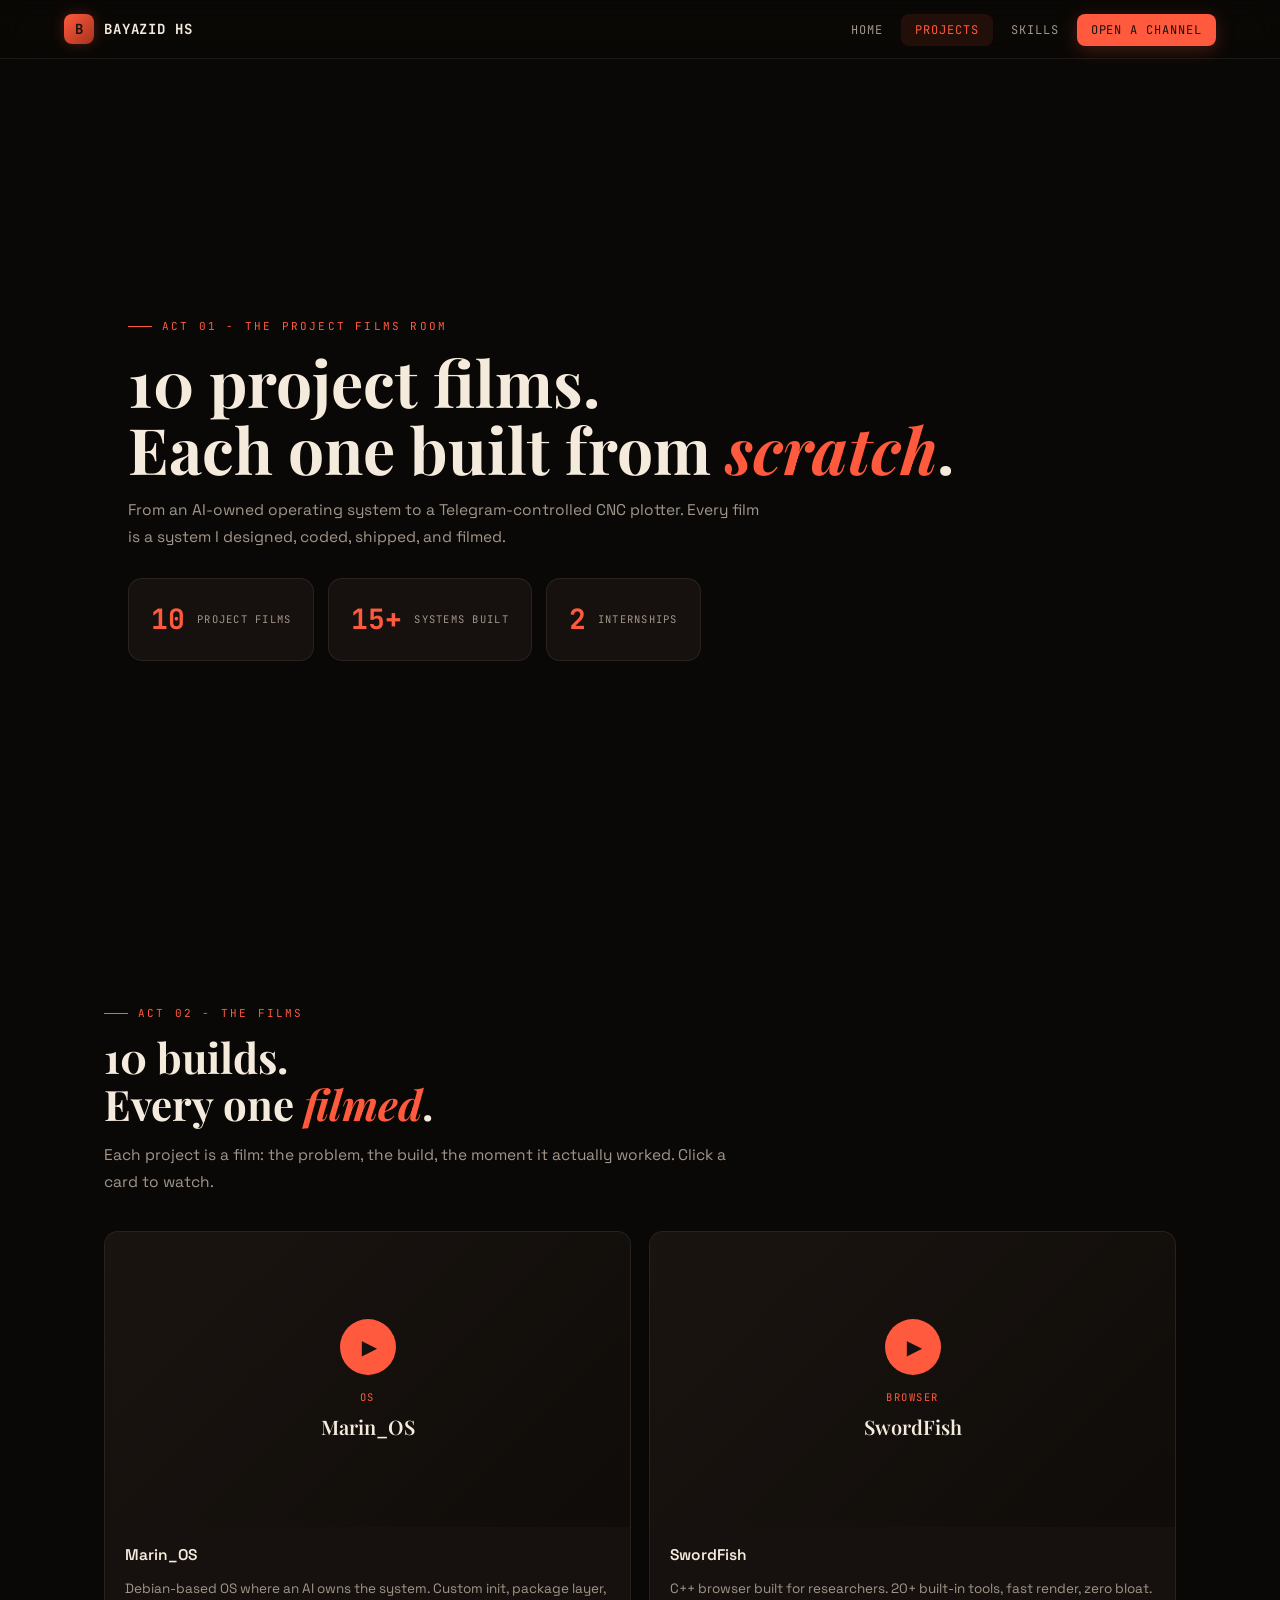
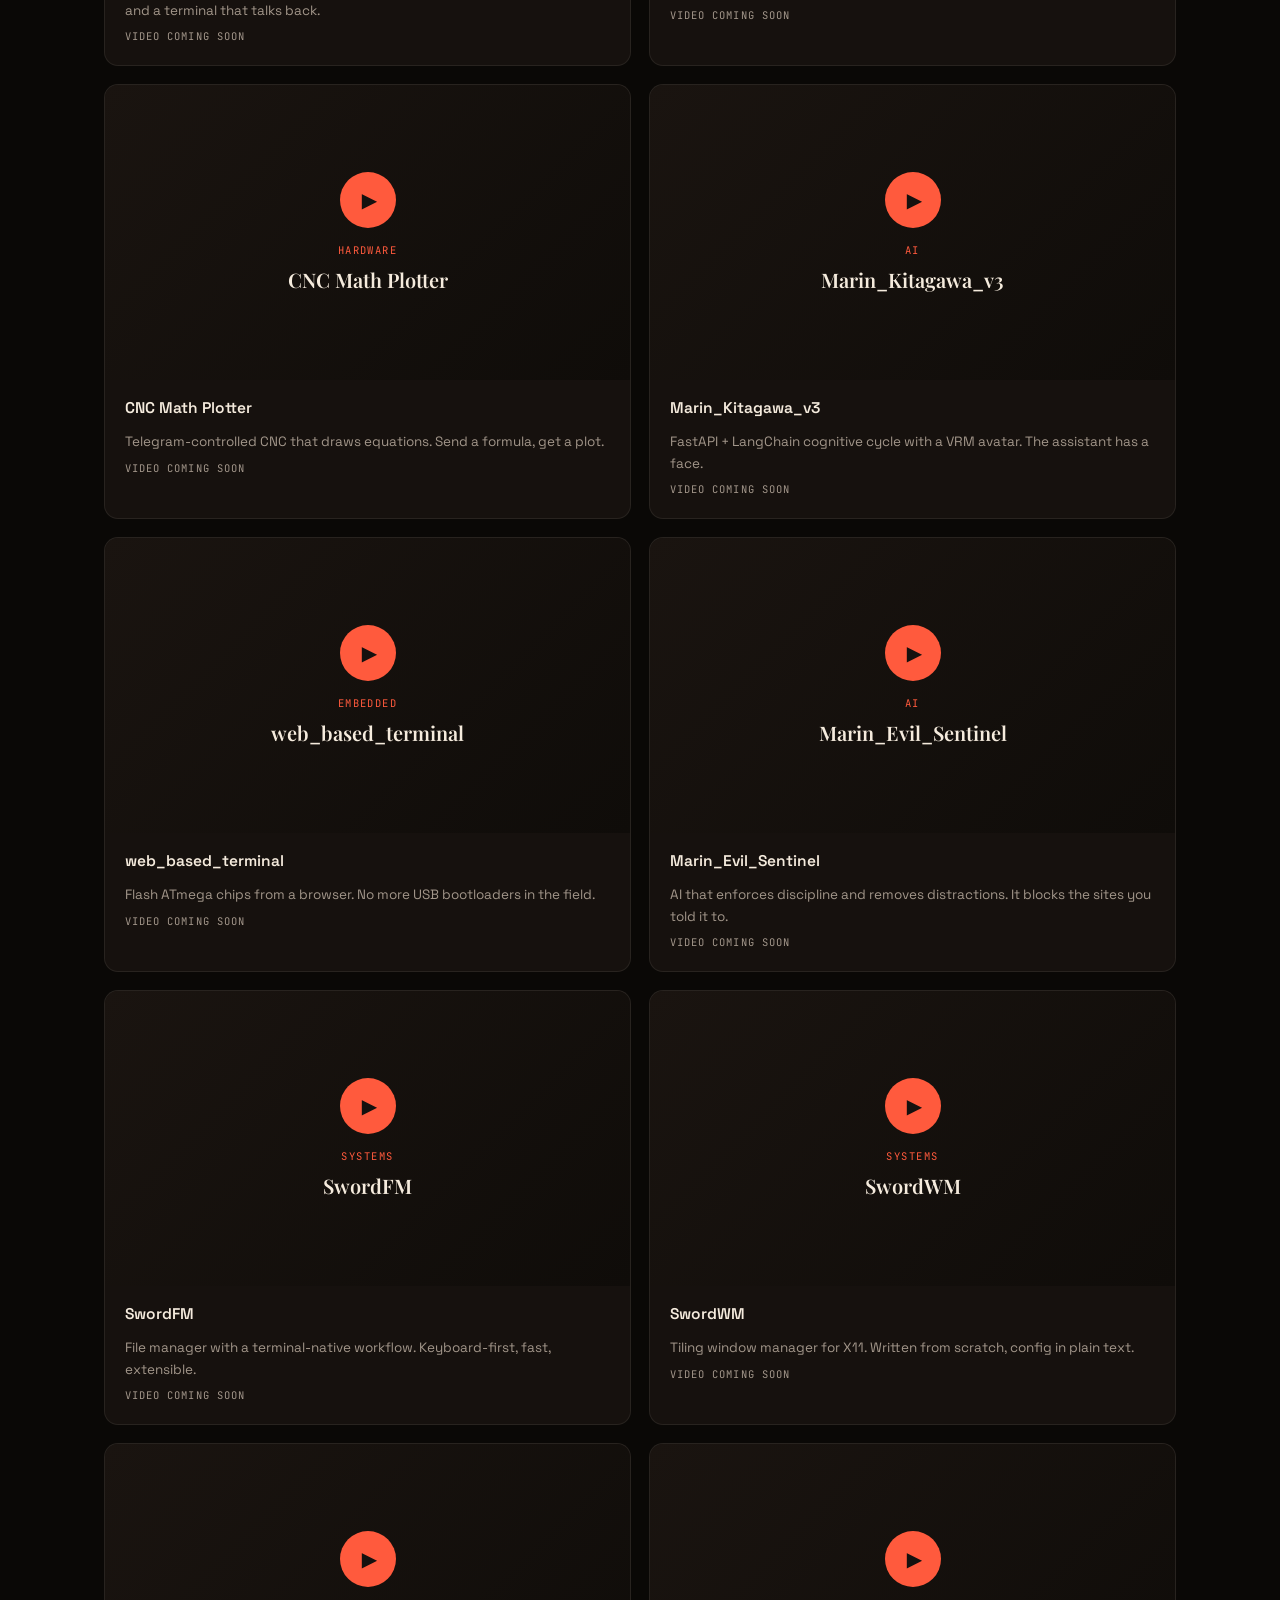
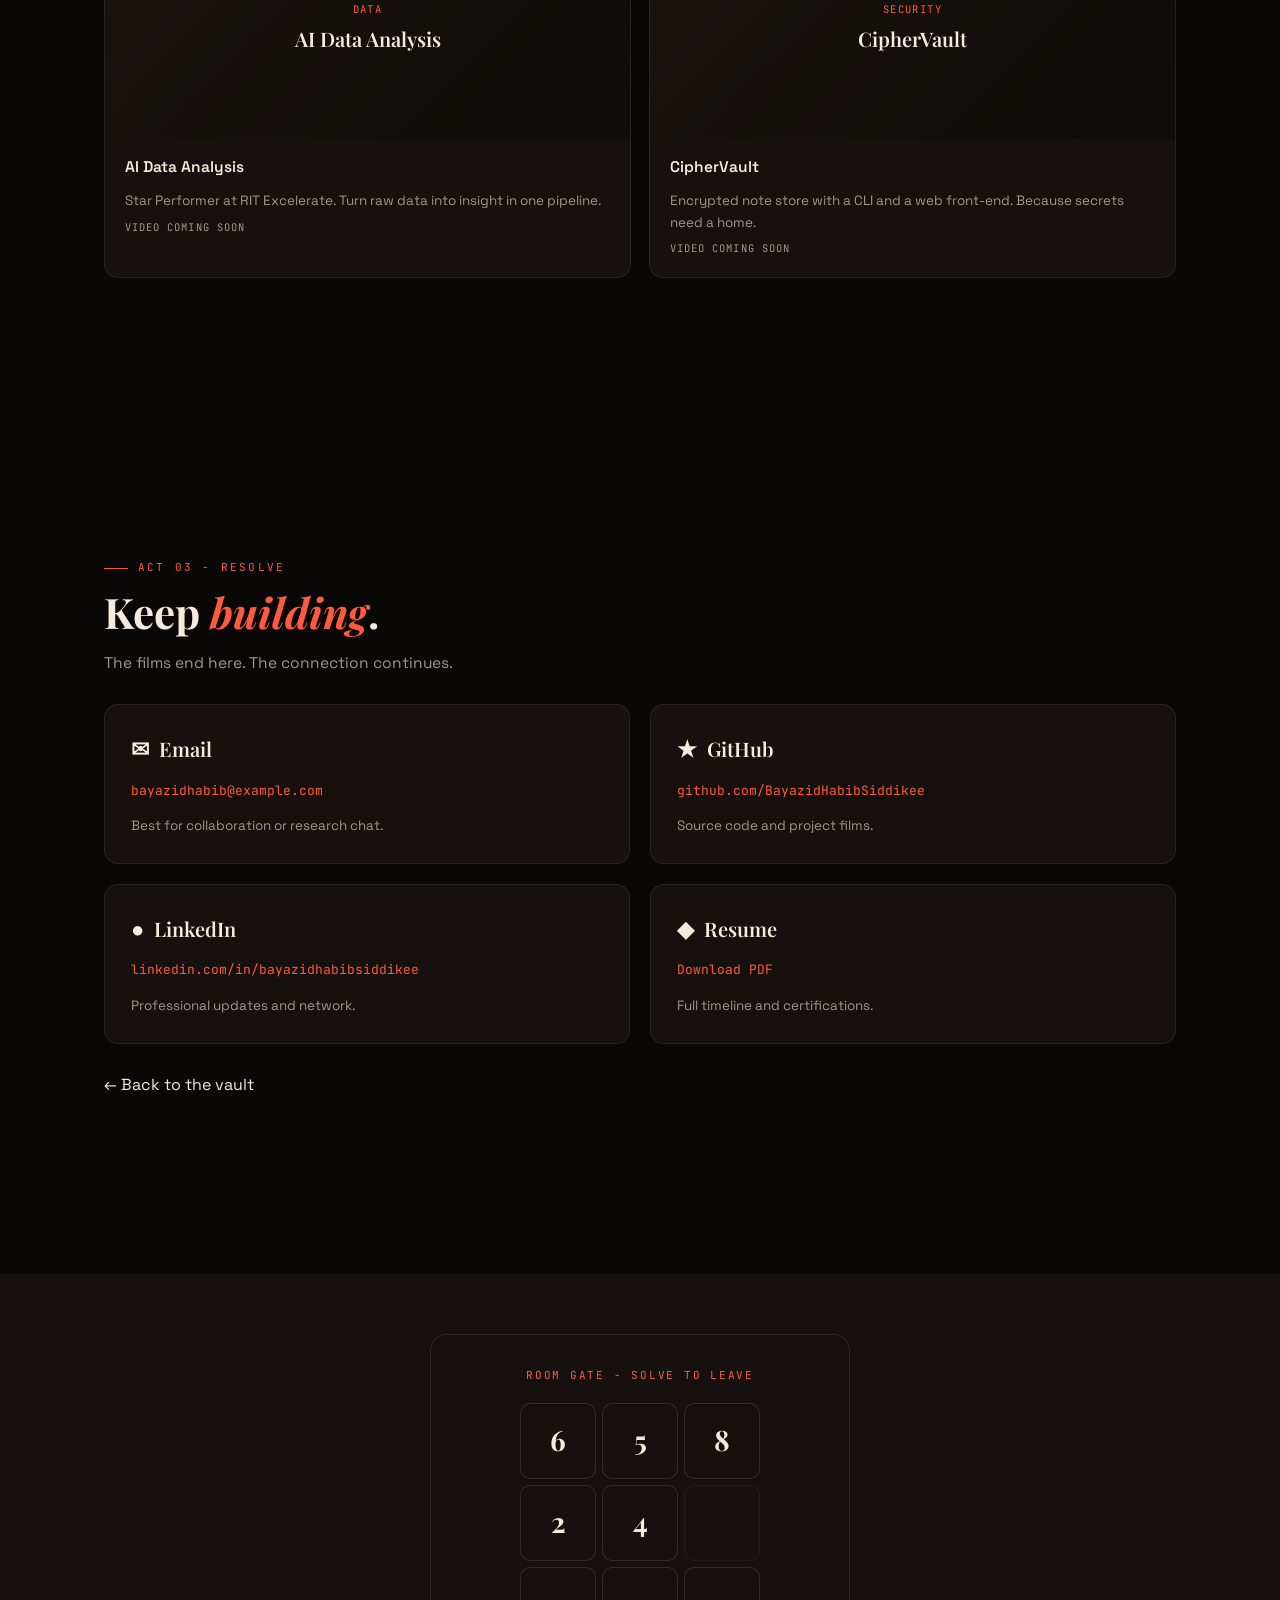
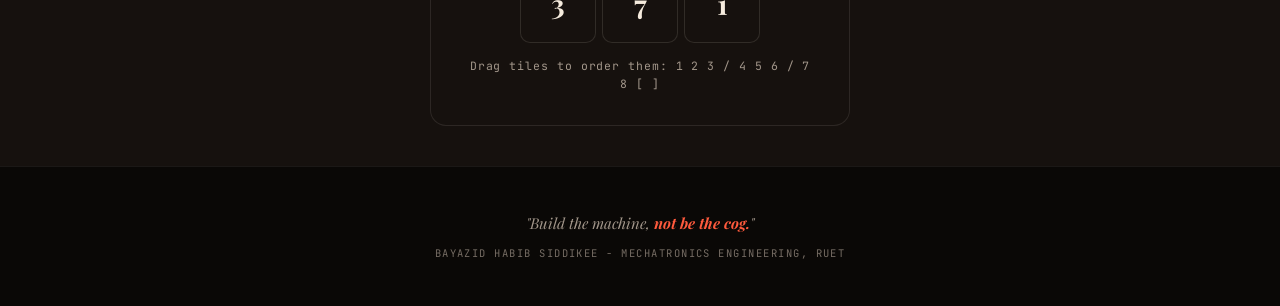
<file: scrollcraft/builds/bayazid-portfolio/projects.html>
<!DOCTYPE html>
<html lang="en">
<head>
<meta charset="utf-8">
<meta name="viewport" content="width=device-width,initial-scale=1">
<title>Project Films - Bayazid Habib Siddikee</title>
<link rel="icon" href="data:image/svg+xml,%3Csvg xmlns='http://www.w3.org/2000/svg' width='32' height='32' viewBox='0 0 32 32'%3E%3Crect width='32' height='32' fill='%23FF5A3D'/%3E%3Ctext x='50%25' y='55%25' dominant-baseline='middle' text-anchor='middle' fill='%2315110F' font-family='system-ui' font-weight='800' font-size='18'%3EB%3C/text%3E%3C/svg%3E">
<link rel="preconnect" href="https://fonts.googleapis.com">
<link rel="preconnect" href="https://fonts.gstatic.com" crossorigin>
<link href="https://fonts.googleapis.com/css2?family=JetBrains+Mono:wght@400;500;700&family=Playfair+Display:ital,wght@0,600;0,700;1,600&family=Space+Grotesk:wght@400;500;700&display=swap" rel="stylesheet">
<style>
:root{--sc-canvas:#0A0806;--sc-surface:#16110E;--sc-ink:#F5EBDD;--sc-ink-soft:#A2968A;--sc-accent:#FF5A3D;--sc-accent-ink:#15110F;--sc-font-display:"Playfair Display",Georgia,serif;--sc-font-text:"Space Grotesk",system-ui,sans-serif;--sc-font-mono:"JetBrains Mono",ui-monospace,monospace}
*,*::before,*::after{box-sizing:border-box;margin:0;padding:0}
html{scroll-behavior:smooth;scroll-padding-top:80px}
body{background:var(--sc-canvas);color:var(--sc-ink);font-family:var(--sc-font-text);line-height:1.6;overflow-x:hidden;-webkit-font-smoothing:antialiased}
::selection{background:var(--sc-accent);color:var(--sc-accent-ink)}
a{color:inherit;text-decoration:none}
img,iframe,video{max-width:100%;display:block}
:focus-visible{outline:2px solid var(--sc-accent);outline-offset:3px;border-radius:4px}

/* NAV */
.nav{position:fixed;top:0;left:0;right:0;z-index:100;display:flex;align-items:center;justify-content:space-between;padding:14px 5vw;background:rgba(10,8,6,.88);backdrop-filter:blur(12px);-webkit-backdrop-filter:blur(12px);border-bottom:1px solid rgba(245,235,221,.07)}
.nav__brand{display:flex;align-items:center;gap:10px;font-family:var(--sc-font-mono);font-weight:700;font-size:14px;letter-spacing:.06em}
.nav__mark{width:30px;height:30px;border-radius:8px;display:grid;place-items:center;background:linear-gradient(135deg,var(--sc-accent),#a8321e);color:var(--sc-accent-ink);font-size:14px;box-shadow:0 0 14px rgba(255,90,61,.25)}
.nav__links{display:flex;gap:4px;list-style:none}
.nav__links a{font-family:var(--sc-font-mono);font-size:12px;letter-spacing:.08em;text-transform:uppercase;color:var(--sc-ink-soft);padding:8px 14px;border-radius:8px;transition:.22s}
.nav__links a:hover{color:var(--sc-ink);background:rgba(245,235,221,.06)}
.nav__links a.is-active{color:var(--sc-accent);background:rgba(255,90,61,.1)}
.nav__cta{font-family:var(--sc-font-mono);font-size:11.5px;letter-spacing:.08em;text-transform:uppercase;color:var(--sc-accent-ink)!important;background:var(--sc-accent);padding:9px 16px;border-radius:9px;box-shadow:0 4px 18px rgba(255,90,61,.25);transition:.22s}
.nav__cta:hover{filter:brightness(1.08);transform:translateY(-1px)}
.nav__burger{display:none;background:none;border:1px solid rgba(245,235,221,.14);color:var(--sc-ink);font-family:var(--sc-font-mono);font-size:15px;padding:7px 12px;border-radius:8px;cursor:pointer}

/* SECTIONS */
.section{padding:96px 5vw;max-width:1200px;margin:0 auto}
.section__tag{font-family:var(--sc-font-mono);font-size:11px;letter-spacing:.2em;text-transform:uppercase;color:var(--sc-accent);display:inline-flex;align-items:center;gap:10px;margin-bottom:12px}
.section__tag::before{content:"";width:24px;height:1px;background:var(--sc-accent)}
.section__title{font-family:var(--sc-font-display);font-size:clamp(26px,3.8vw,42px);line-height:1.12;font-weight:700;margin-bottom:14px}
.section__title em{color:var(--sc-accent);font-style:italic}
.section__sub{color:var(--sc-ink-soft);max-width:64ch;font-size:15.5px;line-height:1.7}

/* VIDEO CARDS */
.vid{background:var(--sc-surface);border:1px solid rgba(245,235,221,.08);border-radius:14px;overflow:hidden;display:flex;flex-direction:column;transition:.25s}
.vid:hover{transform:translateY(-5px);border-color:rgba(255,90,61,.45);box-shadow:0 18px 50px rgba(0,0,0,.4)}
.vid__thumb{position:relative;aspect-ratio:16/9;cursor:pointer;overflow:hidden}
.vid__thumb .ph{width:100%;height:100%;display:flex;flex-direction:column;align-items:center;justify-content:center;gap:14px;background:linear-gradient(135deg,#1a1410,#0f0c09);padding:24px;text-align:center}
.vid__thumb .pbtn{width:56px;height:56px;border-radius:50%;display:grid;place-items:center;background:var(--sc-accent);color:var(--sc-accent-ink);font-size:20px;padding-left:4px;box-shadow:0 0 0 0 rgba(255,90,61,.45);animation:ring 2.2s infinite;transition:.25s}
.vid:hover .pbtn{transform:scale(1.08);filter:brightness(1.1)}
@keyframes ring{0%{box-shadow:0 0 0 0 rgba(255,90,61,.45)}70%{box-shadow:0 0 0 22px rgba(255,90,61,0)}100%{box-shadow:0 0 0 0 rgba(255,90,61,0)}}
.vid__thumb iframe{width:100%;height:100%;border:0;display:block}
.vid__meta{padding:18px 20px 20px;display:flex;flex-direction:column;gap:7px;flex:1}
.vid__meta h3{font-size:15.5px;font-weight:600;line-height:1.4}
.vid__meta .m{font-family:var(--sc-font-mono);font-size:10.5px;letter-spacing:.1em;color:var(--sc-ink-soft);text-transform:uppercase;display:flex;gap:14px;flex-wrap:wrap}
.vid__meta .m b{color:var(--sc-accent);font-weight:600}
.vid__meta .desc{font-size:13.5px;color:var(--sc-ink-soft);line-height:1.6;margin-top:4px}

/* PUZZLE GATE */
.puzzle-gate{background:var(--sc-surface);border:1px solid rgba(245,235,221,.1);border-radius:16px;padding:32px;max-width:420px;margin:0 auto;text-align:center}
.puzzle-gate__label{font-family:var(--sc-font-mono);font-size:11px;letter-spacing:.16em;text-transform:uppercase;color:var(--sc-accent);margin-bottom:18px}
.puzzle-gate__sub{font-size:13px;color:var(--sc-ink-soft);margin-top:10px;line-height:1.6}
.puzzle-gate__cta{display:none;margin-top:18px}
.puzzle-gate.solved{border-color:rgba(61,220,132,.5);box-shadow:0 0 40px rgba(61,220,132,.1)}
.puzzle-gate.solved .puzzle-gate__label{color:#3ddc84}
.puzzle-grid{display:grid;grid-template-columns:repeat(3,1fr);gap:6px;width:240px;height:240px;margin:0 auto;user-select:none;-webkit-user-select:none;touch-action:none}
.puzzle-tile{background:var(--sc-surface);border:1px solid rgba(245,235,221,.12);border-radius:10px;display:grid;place-items:center;font-family:var(--sc-font-display);font-size:28px;font-weight:700;color:var(--sc-ink);cursor:grab;transition:transform .18s ease,background .18s ease,box-shadow .18s ease;min-height:44px;min-width:44px}
.puzzle-tile:hover{background:#1e1814;border-color:rgba(255,90,61,.4);box-shadow:0 0 18px rgba(255,90,61,.12)}
.puzzle-tile:active{cursor:grabbing;transform:scale(.96);background:#241c16}
.puzzle-tile.empty{cursor:default;background:transparent;border-color:rgba(245,235,221,.05);box-shadow:none;color:transparent}
.puzzle-gate__status{margin-top:14px;font-family:var(--sc-font-mono);font-size:11.5px;color:var(--sc-ink-soft);letter-spacing:.08em}
.puzzle-gate__check{display:none;font-size:28px;color:#3ddc84;margin-top:10px}
.puzzle-gate.solved .puzzle-gate__check{display:block}
.puzzle-gate.solved .puzzle-gate__status{color:#3ddc84}

/* CONTACT */
.contact-grid{display:grid;grid-template-columns:1fr 1fr;gap:20px;margin-top:28px}
.contact-card{background:var(--sc-surface);border:1px solid rgba(245,235,221,.08);border-radius:14px;padding:26px;display:flex;flex-direction:column;gap:14px;transition:.25s}
.contact-card:hover{border-color:rgba(255,90,61,.4);transform:translateY(-4px)}
.contact-card h3{font-family:var(--sc-font-display);font-size:20px;font-weight:600;display:flex;align-items:center;gap:10px}
.contact-card h3 span{font-size:22px}
.contact-card .addr{font-family:var(--sc-font-mono);font-size:13px;color:var(--sc-ink-soft);word-break:break-all;line-height:1.6}
.contact-card .addr a{color:var(--sc-accent);transition:.2s}
.contact-card .addr a:hover{filter:brightness(1.2)}

/* FOOTER */
.footer{border-top:1px solid rgba(245,235,221,.07);padding:44px 5vw;text-align:center}
.footer .q{font-family:var(--sc-font-display);font-style:italic;font-size:15px;color:var(--sc-ink-soft);margin-bottom:10px}
.footer .q b{color:var(--sc-accent)}
.footer .fine{font-family:var(--sc-font-mono);font-size:10.5px;letter-spacing:.14em;color:var(--sc-ink-soft);text-transform:uppercase;opacity:.7}

/* REVEAL */
.reveal{opacity:0;transform:translateY(24px);transition:opacity .7s ease,transform .7s ease}
.reveal.in{opacity:1;transform:none}
@media (prefers-reduced-motion:reduce){.reveal{opacity:1;transform:none;transition:none}*{animation-duration:.01ms!important;animation-iteration-count:1!important;transition-duration:.01ms!important}html{scroll-behavior:auto}}
@media (max-width:1080px){.vid-grid{grid-template-columns:repeat(2,1fr)}}
@media (max-width:860px){.nav__links{position:fixed;top:60px;right:0;left:0;flex-direction:column;gap:2px;background:rgba(10,8,6,.98);border-bottom:1px solid rgba(245,235,221,.08);padding:12px 5vw 18px;display:none}.nav__links.open{display:flex}.nav__burger{display:block}.contact-grid{grid-template-columns:1fr}}
@media (max-width:640px){.vid-grid{grid-template-columns:1fr}.section{padding:70px 5vw}.puzzle-grid{width:200px;height:200px}}
</style>
</head>
<body>

<nav class="nav" role="navigation" aria-label="Primary">
  <div class="nav__brand"><div class="nav__mark" aria-hidden="true">B</div><span>BAYAZID HS</span></div>
  <ul class="nav__links" id="navLinks">
    <li><a href="index.html">Home</a></li>
    <li><a href="projects.html" class="is-active">Projects</a></li>
    <li><a href="skills.html">Skills</a></li>
    <li><a href="index.html#contact" class="nav__cta">Open a channel</a></li>
  </ul>
  <button class="nav__burger" id="navBurger" aria-label="Toggle menu" aria-expanded="false">&#9776;</button>
</nav>

<!-- ===== ACT 1: Curiosity - Title ===== -->
<section data-sc-act="flow" data-sc-span="1.1">
  <div style="min-height:100svh;display:flex;align-items:center;padding:130px 5vw 60px">
    <div class="section" style="width:100%">
      <div class="section__tag reveal">Act 01 - The Project Films Room</div>
      <h1 class="section__title reveal" style="font-size:clamp(34px,5.4vw,64px);line-height:1.06">10 project films.<br>Each one built from <em>scratch</em>.</h1>
      <p class="section__sub reveal">From an AI-owned operating system to a Telegram-controlled CNC plotter. Every film is a system I designed, coded, shipped, and filmed.</p>
      <div class="reveal" style="margin-top:28px;display:flex;flex-wrap:wrap;gap:14px">
        <div style="background:var(--sc-surface);border:1px solid rgba(245,235,221,.08);border-radius:14px;padding:18px 22px;display:flex;align-items:center;gap:12px"><span style="font-family:var(--sc-font-mono);font-size:28px;font-weight:700;color:var(--sc-accent)">10</span><span style="font-family:var(--sc-font-mono);font-size:10.5px;letter-spacing:.12em;text-transform:uppercase;color:var(--sc-ink-soft)">Project Films</span></div>
        <div style="background:var(--sc-surface);border:1px solid rgba(245,235,221,.08);border-radius:14px;padding:18px 22px;display:flex;align-items:center;gap:12px"><span style="font-family:var(--sc-font-mono);font-size:28px;font-weight:700;color:var(--sc-accent)">15+</span><span style="font-family:var(--sc-font-mono);font-size:10.5px;letter-spacing:.12em;text-transform:uppercase;color:var(--sc-ink-soft)">Systems Built</span></div>
        <div style="background:var(--sc-surface);border:1px solid rgba(245,235,221,.08);border-radius:14px;padding:18px 22px;display:flex;align-items:center;gap:12px"><span style="font-family:var(--sc-font-mono);font-size:28px;font-weight:700;color:var(--sc-accent)">2</span><span style="font-family:var(--sc-font-mono);font-size:10.5px;letter-spacing:.12em;text-transform:uppercase;color:var(--sc-ink-soft)">Internships</span></div>
      </div>
    </div>
  </div>
</section>

<!-- ===== ACT 2: Obsession - The 10 Project Films (peak, span ~2.8vh) ===== -->
<section data-sc-act="pin" data-sc-span="2.8" data-sc-dwell="0.25">
  <div data-sc-stage class="sc-stage" style="min-height:100svh;display:flex;align-items:center">
    <div class="section" style="width:100%">
      <div class="section__tag reveal">Act 02 - The Films</div>
      <h2 class="section__title reveal">10 builds.<br>Every one <em>filmed</em>.</h2>
      <p class="section__sub reveal">Each project is a film: the problem, the build, the moment it actually worked. Click a card to watch.</p>

      <div class="vid-grid reveal" style="display:grid;grid-template-columns:repeat(2,1fr);gap:18px;margin-top:36px" id="projectGrid">
        <!-- filled by JS -->
      </div>
    </div>
  </div>
</section>

<!-- ===== ACT 3: Resolve - Back / Connect ===== -->
<section data-sc-act="pin" data-sc-span="1.6" data-sc-dwell="0.2">
  <div data-sc-stage class="sc-stage" style="min-height:100svh;display:flex;align-items:center">
    <div class="section" style="width:100%">
      <div class="section__tag reveal">Act 03 - Resolve</div>
      <h2 class="section__title reveal">Keep <em>building</em>.</h2>
      <p class="section__sub reveal">The films end here. The connection continues.</p>
      <div class="contact-grid reveal">
        <div class="contact-card">
          <h3><span aria-hidden="true">&#9993;</span> Email</h3>
          <div class="addr"><a href="mailto:bayazidhabib@example.com">bayazidhabib@example.com</a></div>
          <p style="font-size:13.5px;color:var(--sc-ink-soft);line-height:1.6">Best for collaboration or research chat.</p>
        </div>
        <div class="contact-card">
          <h3><span aria-hidden="true">&#9733;</span> GitHub</h3>
          <div class="addr"><a href="https://github.com/BayazidHabibSiddikee" target="_blank" rel="noopener">github.com/BayazidHabibSiddikee</a></div>
          <p style="font-size:13.5px;color:var(--sc-ink-soft);line-height:1.6">Source code and project films.</p>
        </div>
        <div class="contact-card">
          <h3><span aria-hidden="true">&#9679;</span> LinkedIn</h3>
          <div class="addr"><a href="https://linkedin.com/in/bayazidhabibsiddikee" target="_blank" rel="noopener">linkedin.com/in/bayazidhabibsiddikee</a></div>
          <p style="font-size:13.5px;color:var(--sc-ink-soft);line-height:1.6">Professional updates and network.</p>
        </div>
        <div class="contact-card">
          <h3><span aria-hidden="true">&#9670;</span> Resume</h3>
          <div class="addr"><a href="assets/docs/Bayazid_Habib_Siddikee_Resume.pdf" target="_blank" rel="noopener">Download PDF</a></div>
          <p style="font-size:13.5px;color:var(--sc-ink-soft);line-height:1.6">Full timeline and certifications.</p>
        </div>
      </div>
      <div class="reveal" style="margin-top:28px"><a href="index.html" class="btn btn--ghost">&larr; Back to the vault</a></div>
    </div>
  </div>
</section>

<!-- ===== PUZZLE GATE: Room gate ===== -->
<section data-sc-act="flow" data-sc-span="0.8" style="background:var(--sc-surface)">
  <div style="padding:60px 5vw 40px;max-width:1200px;margin:0 auto">
    <div class="puzzle-gate reveal" id="puzzleGate">
      <div class="puzzle-gate__label">Room gate - solve to leave</div>
      <div class="puzzle-grid" id="puzzleGrid" role="grid" aria-label="Sliding tile puzzle"></div>
      <div class="puzzle-gate__status" id="puzzleStatus">Drag tiles to order them: 1 2 3 / 4 5 6 / 7 8 [ ]</div>
      <div class="puzzle-gate__check" aria-hidden="true">&#10003; Exit unlocked</div>
      <div class="puzzle-gate__cta">
        <a href="skills.html" class="btn btn--primary">Continue to Skills Matrix &rarr;</a>
      </div>
    </div>
  </div>
</section>

<footer class="footer">
  <p class="q">"Build the machine, <b>not be the cog.</b>"</p>
  <p class="fine">Bayazid Habib Siddikee - Mechatronics Engineering, RUET</p>
</footer>

<script src="scrollcraft.js"></script>
<script src="assets/js/main.js"></script>
<script>
/* ===== project data ===== */
var PROJECTS = [
  {name:"Marin_OS",desc:"Debian-based OS where an AI owns the system. Custom init, package layer, and a terminal that talks back.",id:"PLACEHOLDER1",tag:"OS"},
  {name:"SwordFish",desc:"C++ browser built for researchers. 20+ built-in tools, fast render, zero bloat.",id:"PLACEHOLDER2",tag:"Browser"},
  {name:"CNC Math Plotter",desc:"Telegram-controlled CNC that draws equations. Send a formula, get a plot.",id:"PLACEHOLDER3",tag:"Hardware"},
  {name:"Marin_Kitagawa_v3",desc:"FastAPI + LangChain cognitive cycle with a VRM avatar. The assistant has a face.",id:"PLACEHOLDER4",tag:"AI"},
  {name:"web_based_terminal",desc:"Flash ATmega chips from a browser. No more USB bootloaders in the field.",id:"PLACEHOLDER5",tag:"Embedded"},
  {name:"Marin_Evil_Sentinel",desc:"AI that enforces discipline and removes distractions. It blocks the sites you told it to.",id:"PLACEHOLDER6",tag:"AI"},
  {name:"SwordFM",desc:"File manager with a terminal-native workflow. Keyboard-first, fast, extensible.",id:"PLACEHOLDER7",tag:"Systems"},
  {name:"SwordWM",desc:"Tiling window manager for X11. Written from scratch, config in plain text.",id:"PLACEHOLDER8",tag:"Systems"},
  {name:"AI Data Analysis",desc:"Star Performer at RIT Excelerate. Turn raw data into insight in one pipeline.",id:"PLACEHOLDER9",tag:"Data"},
  {name:"CipherVault",desc:"Encrypted note store with a CLI and a web front-end. Because secrets need a home.",id:"PLACEHOLDER10",tag:"Security"}
];

(function renderProjects(){
  var grid = document.getElementById('projectGrid');
  if (!grid) return;
  PROJECTS.forEach(function(p,i){
    var div = document.createElement('div');
    div.className = 'vid';
    div.innerHTML = '<div class="vid__thumb" data-id="'+p.id+'" aria-label="Play '+p.name+'"><div class="ph"><div class="pbtn" aria-hidden="true">&#9654;</div><div><div style="font-family:var(--sc-font-mono);font-size:10.5px;letter-spacing:.14em;text-transform:uppercase;color:var(--sc-accent);margin-bottom:8px">'+p.tag+'</div><div style="font-family:var(--sc-font-display);font-size:20px;font-weight:600;line-height:1.3;color:var(--sc-ink)">'+p.name+'</div></div></div></div><div class="vid__meta"><h3>'+p.name+'</h3><p class="desc">'+p.desc+'</p><div class="m">Video coming soon</div></div>';
    grid.appendChild(div);
  });
})();

/* lazy load youtube on click */
(function(){
  document.querySelectorAll('.vid__thumb').forEach(function(thumb){
    thumb.addEventListener('click',function(){
      var id=thumb.getAttribute('data-id');
      if(!id||id.indexOf('PLACEHOLDER')===0){alert('Video coming soon. YouTube ID: '+id);return;}
      var iframe=document.createElement('iframe');
      iframe.src='https://www.youtube-nocookie.com/embed/'+id+'?autoplay=1&rel=0';
      iframe.allow='autoplay;encrypted-media';
      iframe.setAttribute('allowfullscreen','');
      iframe.title=thumb.getAttribute('aria-label')||'Project video';
      thumb.innerHTML='';thumb.appendChild(iframe);
    });
  });
})();

/* ===== puzzle gate ===== */
(function initPuzzle(id,gridId,statusId){
  var root=document.getElementById(id);if(!root)return;
  var grid=document.getElementById(gridId);var status=document.getElementById(statusId);
  var solved=false,tiles=[];
  function render(){grid.innerHTML='';tiles.forEach(function(t,i){var el=document.createElement('div');el.className='puzzle-tile'+(t.d===0?' empty':'');el.textContent=t.d===0?'':t.d;el.setAttribute('role','gridcell');el.dataset.idx=i;grid.appendChild(el);});}
  function solvedState(){return tiles.every(function(t,i){return t.d===i;});}
  function swap(i,j){if(solved)return;var tmp=tiles[i];tiles[i]=tiles[j];tiles[j]=tmp;render();if(solvedState()){solved=true;root.classList.add('solved');if(status)status.textContent='Solved. Exit unlocked.';}}
  var drag=null,startIdx=-1;
  function findIdx(el){var t=el;while(t&&t!==grid){if(t.dataset&&t.dataset.idx!==undefined)return parseInt(t.dataset.idx,10);t=t.parentElement;}return -1;}
  function onDown(e){if(solved)return;var t=e.target.closest('.puzzle-tile');if(!t||t.classList.contains('empty'))return;startIdx=parseInt(t.dataset.idx,10);drag=t;t.style.zIndex='2';}
  function onMove(e){if(!drag||solved)return;e.preventDefault();var cx=(e.touches?e.touches[0].clientX:e.clientX),cy=(e.touches?e.touches[0].clientY:e.clientY);drag.style.transform='scale(.96)';var el=document.elementFromPoint(cx,cy);if(!el)return;var idx=findIdx(el);if(idx>=0&&idx!==startIdx){var dx=Math.abs(idx%3-startIdx%3),dy=Math.abs(Math.floor(idx/3)-Math.floor(startIdx/3));if((dx+dy)===1)swap(startIdx,idx);}}
  function onUp(){if(drag){drag.style.transform='';drag.style.zIndex='';drag=null;}}
  grid.addEventListener('mousedown',onDown);grid.addEventListener('touchstart',onDown,{passive:true});
  window.addEventListener('mousemove',onMove);window.addEventListener('touchmove',onMove,{passive:false});
  window.addEventListener('mouseup',onUp);window.addEventListener('touchend',onUp);
  if(window.matchMedia('(prefers-reduced-motion:reduce)').matches){solved=true;root.classList.add('solved');if(status)status.textContent='Reduced motion: exit unlocked.';}
  tiles=[0,1,2,3,4,5,6,7,8].map(function(d){return {d:d};});
  for(var i=tiles.length-1;i>0;i--){var j=Math.floor(Math.random()*(i+1));var tmp=tiles[i];tiles[i]=tiles[j];tiles[j]=tmp;}
  render();
})('puzzleGate','puzzleGrid','puzzleStatus');
</script>
</body>
</html>
</file>
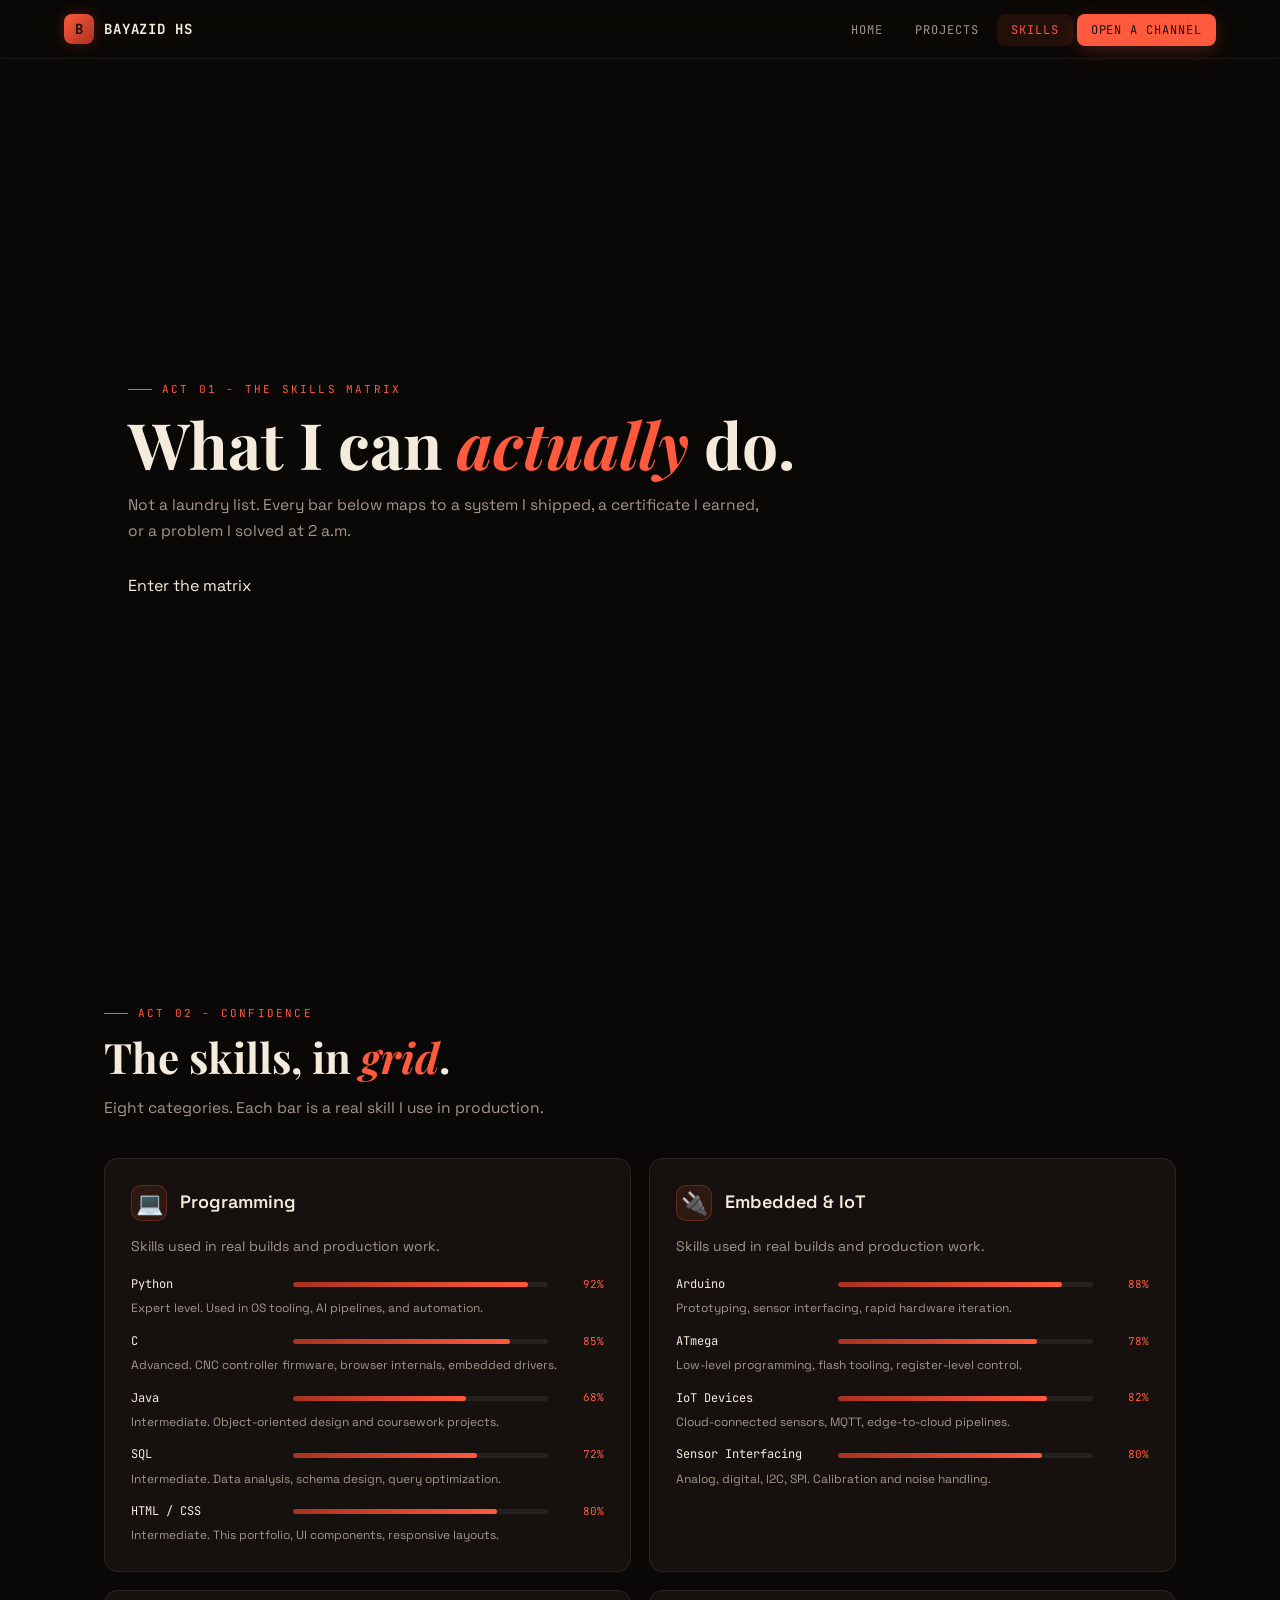
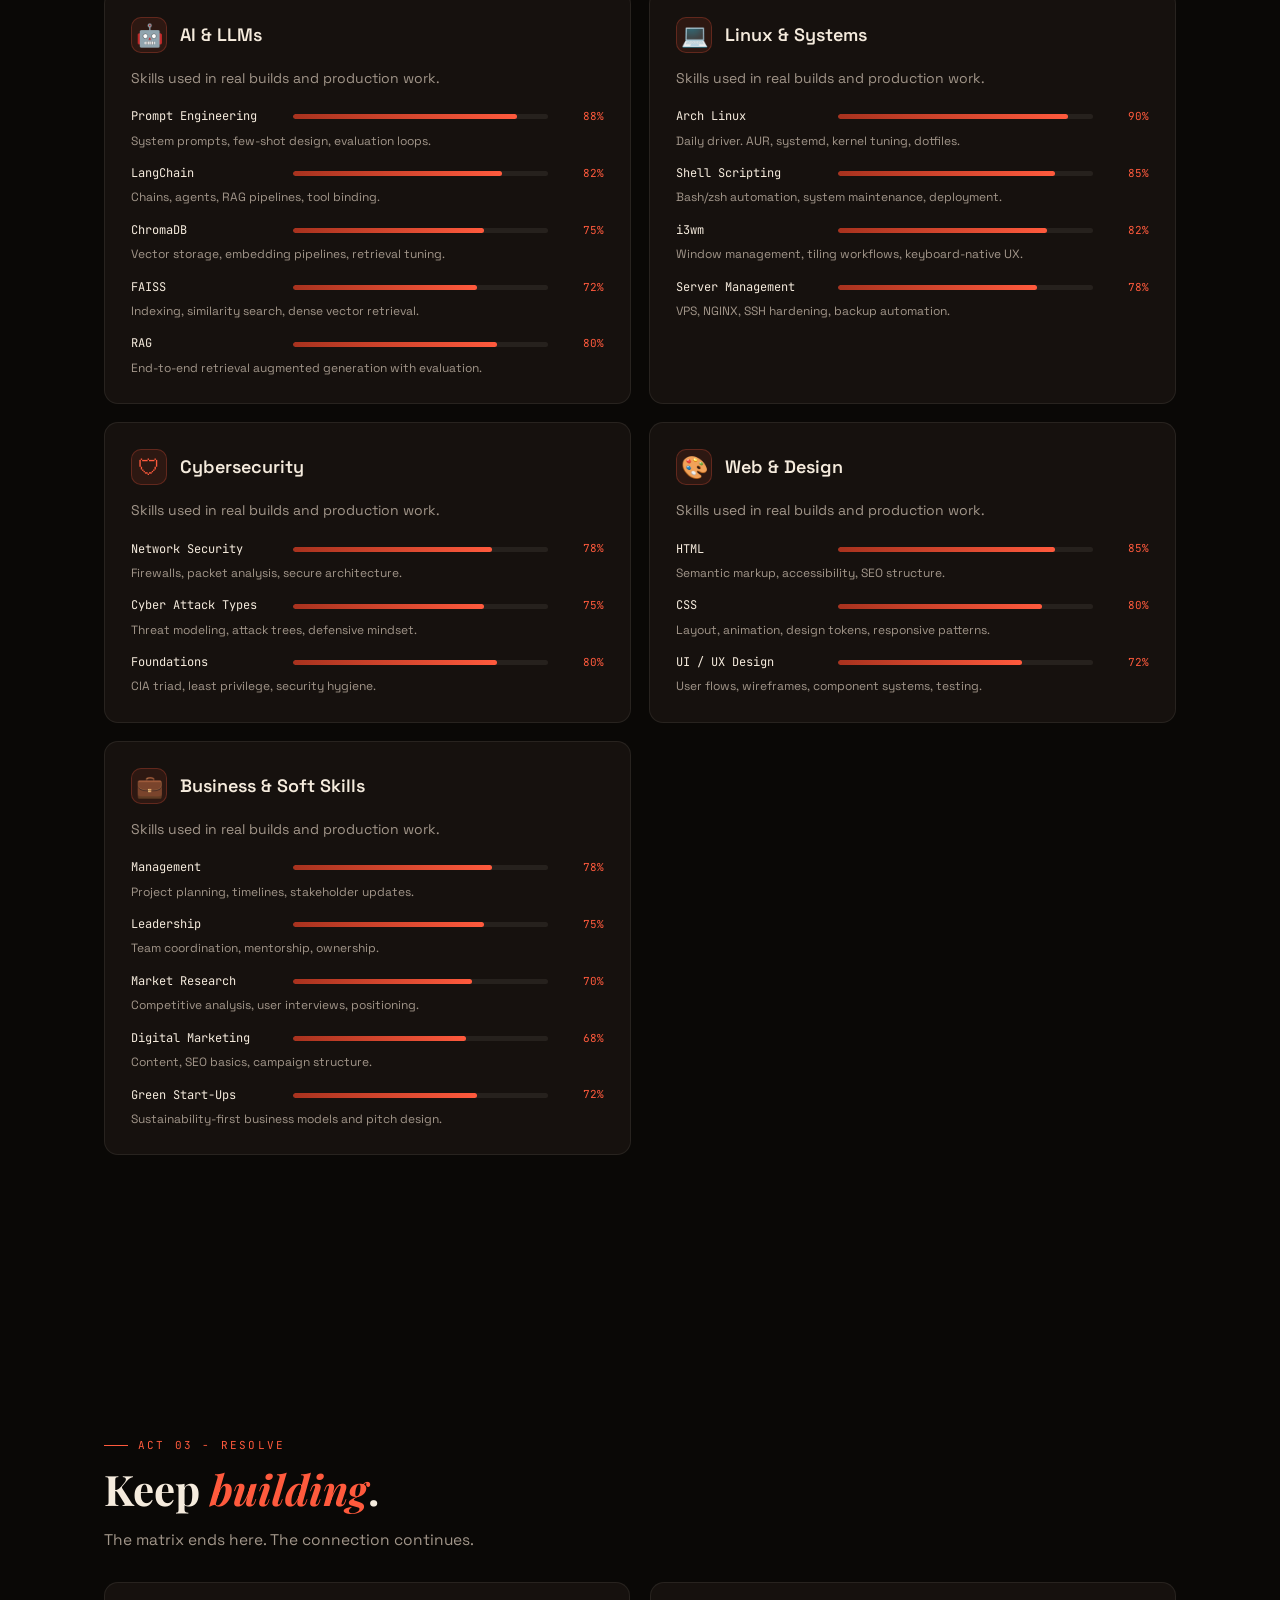
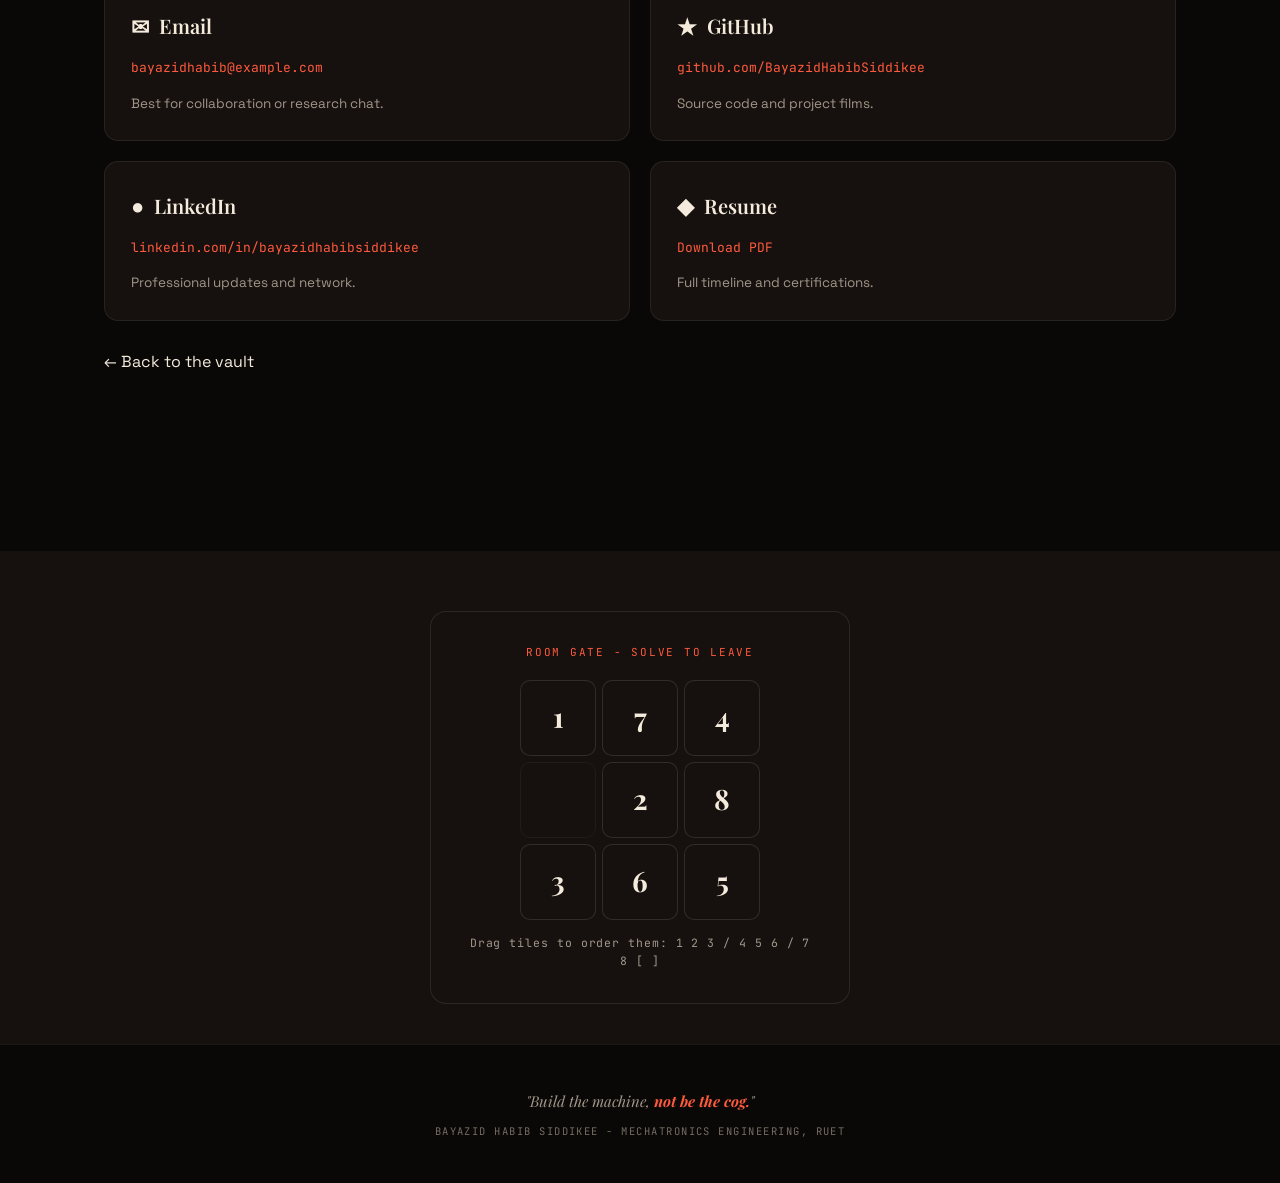
<file: scrollcraft/builds/bayazid-portfolio/skills.html>
<!DOCTYPE html>
<html lang="en">
<head>
<meta charset="utf-8">
<meta name="viewport" content="width=device-width,initial-scale=1">
<title>Skills Matrix - Bayazid Habib Siddikee</title>
<link rel="icon" href="data:image/svg+xml,%3Csvg xmlns='http://www.w3.org/2000/svg' width='32' height='32' viewBox='0 0 32 32'%3E%3Crect width='32' height='32' fill='%23FF5A3D'/%3E%3Ctext x='50%25' y='55%25' dominant-baseline='middle' text-anchor='middle' fill='%2315110F' font-family='system-ui' font-weight='800' font-size='18'%3EB%3C/text%3E%3C/svg%3E">
<link rel="preconnect" href="https://fonts.googleapis.com">
<link rel="preconnect" href="https://fonts.gstatic.com" crossorigin>
<link href="https://fonts.googleapis.com/css2?family=JetBrains+Mono:wght@400;500;700&family=Playfair+Display:ital,wght@0,600;0,700;1,600&family=Space+Grotesk:wght@400;500;700&display=swap" rel="stylesheet">
<style>
:root{--sc-canvas:#0A0806;--sc-surface:#16110E;--sc-ink:#F5EBDD;--sc-ink-soft:#A2968A;--sc-accent:#FF5A3D;--sc-accent-ink:#15110F;--sc-font-display:"Playfair Display",Georgia,serif;--sc-font-text:"Space Grotesk",system-ui,sans-serif;--sc-font-mono:"JetBrains Mono",ui-monospace,monospace}
*,*::before,*::after{box-sizing:border-box;margin:0;padding:0}
html{scroll-behavior:smooth;scroll-padding-top:80px}
body{background:var(--sc-canvas);color:var(--sc-ink);font-family:var(--sc-font-text);line-height:1.6;overflow-x:hidden;-webkit-font-smoothing:antialiased}
::selection{background:var(--sc-accent);color:var(--sc-accent-ink)}
a{color:inherit;text-decoration:none}
img,iframe,video{max-width:100%;display:block}
:focus-visible{outline:2px solid var(--sc-accent);outline-offset:3px;border-radius:4px}

/* NAV */
.nav{position:fixed;top:0;left:0;right:0;z-index:100;display:flex;align-items:center;justify-content:space-between;padding:14px 5vw;background:rgba(10,8,6,.88);backdrop-filter:blur(12px);-webkit-backdrop-filter:blur(12px);border-bottom:1px solid rgba(245,235,221,.07)}
.nav__brand{display:flex;align-items:center;gap:10px;font-family:var(--sc-font-mono);font-weight:700;font-size:14px;letter-spacing:.06em}
.nav__mark{width:30px;height:30px;border-radius:8px;display:grid;place-items:center;background:linear-gradient(135deg,var(--sc-accent),#a8321e);color:var(--sc-accent-ink);font-size:14px;box-shadow:0 0 14px rgba(255,90,61,.25)}
.nav__links{display:flex;gap:4px;list-style:none}
.nav__links a{font-family:var(--sc-font-mono);font-size:12px;letter-spacing:.08em;text-transform:uppercase;color:var(--sc-ink-soft);padding:8px 14px;border-radius:8px;transition:.22s}
.nav__links a:hover{color:var(--sc-ink);background:rgba(245,235,221,.06)}
.nav__links a.is-active{color:var(--sc-accent);background:rgba(255,90,61,.1)}
.nav__cta{font-family:var(--sc-font-mono);font-size:11.5px;letter-spacing:.08em;text-transform:uppercase;color:var(--sc-accent-ink)!important;background:var(--sc-accent);padding:9px 16px;border-radius:9px;box-shadow:0 4px 18px rgba(255,90,61,.25);transition:.22s}
.nav__cta:hover{filter:brightness(1.08);transform:translateY(-1px)}
.nav__burger{display:none;background:none;border:1px solid rgba(245,235,221,.14);color:var(--sc-ink);font-family:var(--sc-font-mono);font-size:15px;padding:7px 12px;border-radius:8px;cursor:pointer}

/* SECTIONS */
.section{padding:96px 5vw;max-width:1200px;margin:0 auto}
.section__tag{font-family:var(--sc-font-mono);font-size:11px;letter-spacing:.2em;text-transform:uppercase;color:var(--sc-accent);display:inline-flex;align-items:center;gap:10px;margin-bottom:12px}
.section__tag::before{content:"";width:24px;height:1px;background:var(--sc-accent)}
.section__title{font-family:var(--sc-font-display);font-size:clamp(26px,3.8vw,42px);line-height:1.12;font-weight:700;margin-bottom:14px}
.section__title em{color:var(--sc-accent);font-style:italic}
.section__sub{color:var(--sc-ink-soft);max-width:64ch;font-size:15.5px;line-height:1.7}

/* SKILL CARDS */
.skill-grid{display:grid;grid-template-columns:repeat(2,1fr);gap:18px;margin-top:36px}
.skill-card{background:var(--sc-surface);border:1px solid rgba(245,235,221,.08);border-radius:14px;padding:26px;display:flex;flex-direction:column;gap:14px;position:relative;overflow:hidden;transition:.25s}
.skill-card:hover{border-color:rgba(255,90,61,.4);transform:translateY(-4px);box-shadow:0 16px 44px rgba(0,0,0,.4)}
.skill-card__head{display:flex;align-items:center;gap:13px}
.skill-card__head .ico{font-size:22px;width:36px;height:36px;border-radius:10px;display:grid;place-items:center;background:rgba(255,90,61,.1);border:1px solid rgba(255,90,61,.25);color:var(--sc-accent)}
.skill-card__head h3{font-size:18px;font-weight:600}
.skill-card>p{color:var(--sc-ink-soft);font-size:14px;line-height:1.6;margin-bottom:4px}
.skillrows{display:flex;flex-direction:column;gap:14px}
.skillrow .top{display:grid;grid-template-columns:150px 1fr 44px;gap:12px;align-items:center}
.skillrow .name{font-family:var(--sc-font-mono);font-size:12px;color:var(--sc-ink);display:flex;align-items:center;gap:8px}
.skillrow .bar{height:5px;border-radius:4px;background:rgba(245,235,221,.07);overflow:hidden}
.skillrow .bar i{display:block;height:100%;border-radius:4px;background:linear-gradient(90deg,#a8321e,var(--sc-accent));width:0;transition:width 1.1s cubic-bezier(.2,.7,.2,1)}
.skillrow .pct{font-family:var(--sc-font-mono);font-size:11px;color:var(--sc-accent);text-align:right}
.skillrow .desc{font-size:12px;color:var(--sc-ink-soft);line-height:1.55;margin-top:5px;grid-column:1/-1}

/* PUZZLE GATE */
.puzzle-gate{background:var(--sc-surface);border:1px solid rgba(245,235,221,.1);border-radius:16px;padding:32px;max-width:420px;margin:0 auto;text-align:center}
.puzzle-gate__label{font-family:var(--sc-font-mono);font-size:11px;letter-spacing:.16em;text-transform:uppercase;color:var(--sc-accent);margin-bottom:18px}
.puzzle-gate__sub{font-size:13px;color:var(--sc-ink-soft);margin-top:10px;line-height:1.6}
.puzzle-gate__cta{display:none;margin-top:18px}
.puzzle-gate.solved{border-color:rgba(61,220,132,.5);box-shadow:0 0 40px rgba(61,220,132,.1)}
.puzzle-gate.solved .puzzle-gate__label{color:#3ddc84}
.puzzle-grid{display:grid;grid-template-columns:repeat(3,1fr);gap:6px;width:240px;height:240px;margin:0 auto;user-select:none;-webkit-user-select:none;touch-action:none}
.puzzle-tile{background:var(--sc-surface);border:1px solid rgba(245,235,221,.12);border-radius:10px;display:grid;place-items:center;font-family:var(--sc-font-display);font-size:28px;font-weight:700;color:var(--sc-ink);cursor:grab;transition:transform .18s ease,background .18s ease,box-shadow .18s ease;min-height:44px;min-width:44px}
.puzzle-tile:hover{background:#1e1814;border-color:rgba(255,90,61,.4);box-shadow:0 0 18px rgba(255,90,61,.12)}
.puzzle-tile:active{cursor:grabbing;transform:scale(.96);background:#241c16}
.puzzle-tile.empty{cursor:default;background:transparent;border-color:rgba(245,235,221,.05);box-shadow:none;color:transparent}
.puzzle-gate__status{margin-top:14px;font-family:var(--sc-font-mono);font-size:11.5px;color:var(--sc-ink-soft);letter-spacing:.08em}
.puzzle-gate__check{display:none;font-size:28px;color:#3ddc84;margin-top:10px}
.puzzle-gate.solved .puzzle-gate__check{display:block}
.puzzle-gate.solved .puzzle-gate__status{color:#3ddc84}

/* CONTACT */
.contact-grid{display:grid;grid-template-columns:1fr 1fr;gap:20px;margin-top:28px}
.contact-card{background:var(--sc-surface);border:1px solid rgba(245,235,221,.08);border-radius:14px;padding:26px;display:flex;flex-direction:column;gap:14px;transition:.25s}
.contact-card:hover{border-color:rgba(255,90,61,.4);transform:translateY(-4px)}
.contact-card h3{font-family:var(--sc-font-display);font-size:20px;font-weight:600;display:flex;align-items:center;gap:10px}
.contact-card h3 span{font-size:22px}
.contact-card .addr{font-family:var(--sc-font-mono);font-size:13px;color:var(--sc-ink-soft);word-break:break-all;line-height:1.6}
.contact-card .addr a{color:var(--sc-accent);transition:.2s}
.contact-card .addr a:hover{filter:brightness(1.2)}

/* FOOTER */
.footer{border-top:1px solid rgba(245,235,221,.07);padding:44px 5vw;text-align:center}
.footer .q{font-family:var(--sc-font-display);font-style:italic;font-size:15px;color:var(--sc-ink-soft);margin-bottom:10px}
.footer .q b{color:var(--sc-accent)}
.footer .fine{font-family:var(--sc-font-mono);font-size:10.5px;letter-spacing:.14em;color:var(--sc-ink-soft);text-transform:uppercase;opacity:.7}

/* REVEAL */
.reveal{opacity:0;transform:translateY(24px);transition:opacity .7s ease,transform .7s ease}
.reveal.in{opacity:1;transform:none}
@media (prefers-reduced-motion:reduce){.reveal{opacity:1;transform:none;transition:none}*{animation-duration:.01ms!important;animation-iteration-count:1!important;transition-duration:.01ms!important}html{scroll-behavior:auto}}
@media (max-width:1080px){.skill-grid{grid-template-columns:1fr}}
@media (max-width:860px){.nav__links{position:fixed;top:60px;right:0;left:0;flex-direction:column;gap:2px;background:rgba(10,8,6,.98);border-bottom:1px solid rgba(245,235,221,.08);padding:12px 5vw 18px;display:none}.nav__links.open{display:flex}.nav__burger{display:block}.contact-grid{grid-template-columns:1fr}}
@media (max-width:640px){.section{padding:70px 5vw}.puzzle-grid{width:200px;height:200px}.skillrow .top{grid-template-columns:1fr;gap:6px}.skillrow .pct{text-align:left}}
</style>
</head>
<body>

<nav class="nav" role="navigation" aria-label="Primary">
  <div class="nav__brand"><div class="nav__mark" aria-hidden="true">B</div><span>BAYAZID HS</span></div>
  <ul class="nav__links" id="navLinks">
    <li><a href="index.html">Home</a></li>
    <li><a href="projects.html">Projects</a></li>
    <li><a href="skills.html" class="is-active">Skills</a></li>
    <li><a href="index.html#contact" class="nav__cta">Open a channel</a></li>
  </ul>
  <button class="nav__burger" id="navBurger" aria-label="Toggle menu" aria-expanded="false">&#9776;</button>
</nav>

<!-- ===== ACT 1: Curiosity - Title ===== -->
<section data-sc-act="flow" data-sc-span="1.1">
  <div style="min-height:100svh;display:flex;align-items:center;padding:130px 5vw 60px">
    <div class="section" style="width:100%">
      <div class="section__tag reveal">Act 01 - The Skills Matrix</div>
      <h1 class="section__title reveal" style="font-size:clamp(34px,5.4vw,64px);line-height:1.06">What I can <em>actually</em> do.</h1>
      <p class="section__sub reveal">Not a laundry list. Every bar below maps to a system I shipped, a certificate I earned, or a problem I solved at 2 a.m.</p>
      <div class="reveal" style="margin-top:28px"><a href="#skills-grid" class="btn btn--primary">Enter the matrix</a></div>
    </div>
  </div>
</section>

<!-- ===== ACT 2: Confidence - Skills Grid (peak, span ~2.8vh) ===== -->
<section id="skills-grid" data-sc-act="pin" data-sc-span="2.8" data-sc-dwell="0.25">
  <div data-sc-stage class="sc-stage" style="min-height:100svh;display:flex;align-items:center">
    <div class="section" style="width:100%">
      <div class="section__tag reveal">Act 02 - Confidence</div>
      <h2 class="section__title reveal">The skills, in <em>grid</em>.</h2>
      <p class="section__sub reveal">Eight categories. Each bar is a real skill I use in production.</p>
      <div class="skill-grid reveal" id="skillGrid">
        <!-- filled by JS -->
      </div>
    </div>
  </div>
</section>

<!-- ===== ACT 3: Resolve - Connect ===== -->
<section data-sc-act="pin" data-sc-span="1.6" data-sc-dwell="0.2">
  <div data-sc-stage class="sc-stage" style="min-height:100svh;display:flex;align-items:center">
    <div class="section" style="width:100%">
      <div class="section__tag reveal">Act 03 - Resolve</div>
      <h2 class="section__title reveal">Keep <em>building</em>.</h2>
      <p class="section__sub reveal">The matrix ends here. The connection continues.</p>
      <div class="contact-grid reveal">
        <div class="contact-card">
          <h3><span aria-hidden="true">&#9993;</span> Email</h3>
          <div class="addr"><a href="mailto:bayazidhabib@example.com">bayazidhabib@example.com</a></div>
          <p style="font-size:13.5px;color:var(--sc-ink-soft);line-height:1.6">Best for collaboration or research chat.</p>
        </div>
        <div class="contact-card">
          <h3><span aria-hidden="true">&#9733;</span> GitHub</h3>
          <div class="addr"><a href="https://github.com/BayazidHabibSiddikee" target="_blank" rel="noopener">github.com/BayazidHabibSiddikee</a></div>
          <p style="font-size:13.5px;color:var(--sc-ink-soft);line-height:1.6">Source code and project films.</p>
        </div>
        <div class="contact-card">
          <h3><span aria-hidden="true">&#9679;</span> LinkedIn</h3>
          <div class="addr"><a href="https://linkedin.com/in/bayazidhabibsiddikee" target="_blank" rel="noopener">linkedin.com/in/bayazidhabibsiddikee</a></div>
          <p style="font-size:13.5px;color:var(--sc-ink-soft);line-height:1.6">Professional updates and network.</p>
        </div>
        <div class="contact-card">
          <h3><span aria-hidden="true">&#9670;</span> Resume</h3>
          <div class="addr"><a href="assets/docs/Bayazid_Habib_Siddikee_Resume.pdf" target="_blank" rel="noopener">Download PDF</a></div>
          <p style="font-size:13.5px;color:var(--sc-ink-soft);line-height:1.6">Full timeline and certifications.</p>
        </div>
      </div>
      <div class="reveal" style="margin-top:28px"><a href="index.html" class="btn btn--ghost">&larr; Back to the vault</a></div>
    </div>
  </div>
</section>

<!-- ===== PUZZLE GATE: Room gate ===== -->
<section data-sc-act="flow" data-sc-span="0.8" style="background:var(--sc-surface)">
  <div style="padding:60px 5vw 40px;max-width:1200px;margin:0 auto">
    <div class="puzzle-gate reveal" id="puzzleGate">
      <div class="puzzle-gate__label">Room gate - solve to leave</div>
      <div class="puzzle-grid" id="puzzleGrid" role="grid" aria-label="Sliding tile puzzle"></div>
      <div class="puzzle-gate__status" id="puzzleStatus">Drag tiles to order them: 1 2 3 / 4 5 6 / 7 8 [ ]</div>
      <div class="puzzle-gate__check" aria-hidden="true">&#10003; Exit unlocked</div>
      <div class="puzzle-gate__cta">
        <a href="index.html" class="btn btn--primary">Return to Entry Room &rarr;</a>
      </div>
    </div>
  </div>
</section>

<footer class="footer">
  <p class="q">"Build the machine, <b>not be the cog.</b>"</p>
  <p class="fine">Bayazid Habib Siddikee - Mechatronics Engineering, RUET</p>
</footer>

<script src="scrollcraft.js"></script>
<script src="assets/js/main.js"></script>
<script>
/* ===== skills data ===== */
var SKILLS = [
  {group:"Programming",ico:"&#128187;",items:[
    {name:"Python",pct:92,desc:"Expert level. Used in OS tooling, AI pipelines, and automation."},
    {name:"C",pct:85,desc:"Advanced. CNC controller firmware, browser internals, embedded drivers."},
    {name:"Java",pct:68,desc:"Intermediate. Object-oriented design and coursework projects."},
    {name:"SQL",pct:72,desc:"Intermediate. Data analysis, schema design, query optimization."},
    {name:"HTML / CSS",pct:80,desc:"Intermediate. This portfolio, UI components, responsive layouts."}
  ]},
  {group:"Embedded & IoT",ico:"&#128268;",items:[
    {name:"Arduino",pct:88,desc:"Prototyping, sensor interfacing, rapid hardware iteration."},
    {name:"ATmega",pct:78,desc:"Low-level programming, flash tooling, register-level control."},
    {name:"IoT Devices",pct:82,desc:"Cloud-connected sensors, MQTT, edge-to-cloud pipelines."},
    {name:"Sensor Interfacing",pct:80,desc:"Analog, digital, I2C, SPI. Calibration and noise handling."}
  ]},
  {group:"AI & LLMs",ico:"&#129302;",items:[
    {name:"Prompt Engineering",pct:88,desc:"System prompts, few-shot design, evaluation loops."},
    {name:"LangChain",pct:82,desc:"Chains, agents, RAG pipelines, tool binding."},
    {name:"ChromaDB",pct:75,desc:"Vector storage, embedding pipelines, retrieval tuning."},
    {name:"FAISS",pct:72,desc:"Indexing, similarity search, dense vector retrieval."},
    {name:"RAG",pct:80,desc:"End-to-end retrieval augmented generation with evaluation."}
  ]},
  {group:"Linux & Systems",ico:"&#128187;",items:[
    {name:"Arch Linux",pct:90,desc:"Daily driver. AUR, systemd, kernel tuning, dotfiles."},
    {name:"Shell Scripting",pct:85,desc:"Bash/zsh automation, system maintenance, deployment."},
    {name:"i3wm",pct:82,desc:"Window management, tiling workflows, keyboard-native UX."},
    {name:"Server Management",pct:78,desc:"VPS, NGINX, SSH hardening, backup automation."}
  ]},
  {group:"Cybersecurity",ico:"&#128737;",items:[
    {name:"Network Security",pct:78,desc:"Firewalls, packet analysis, secure architecture."},
    {name:"Cyber Attack Types",pct:75,desc:"Threat modeling, attack trees, defensive mindset."},
    {name:"Foundations",pct:80,desc:"CIA triad, least privilege, security hygiene."}
  ]},
  {group:"Web & Design",ico:"&#127912;",items:[
    {name:"HTML",pct:85,desc:"Semantic markup, accessibility, SEO structure."},
    {name:"CSS",pct:80,desc:"Layout, animation, design tokens, responsive patterns."},
    {name:"UI / UX Design",pct:72,desc:"User flows, wireframes, component systems, testing."}
  ]},
  {group:"Business & Soft Skills",ico:"&#128188;",items:[
    {name:"Management",pct:78,desc:"Project planning, timelines, stakeholder updates."},
    {name:"Leadership",pct:75,desc:"Team coordination, mentorship, ownership."},
    {name:"Market Research",pct:70,desc:"Competitive analysis, user interviews, positioning."},
    {name:"Digital Marketing",pct:68,desc:"Content, SEO basics, campaign structure."},
    {name:"Green Start-Ups",pct:72,desc:"Sustainability-first business models and pitch design."}
  ]}
];

(function renderSkills(){
  var grid = document.getElementById('skillGrid');
  if (!grid) return;
  SKILLS.forEach(function(g){
    var card = document.createElement('div');
    card.className = 'skill-card';
    var rows = g.items.map(function(it){
      return '<div class="skillrow"><div class="top"><div class="name">'+it.name+'</div><div class="bar"><i data-w="'+it.pct+'"></i></div><div class="pct">'+it.pct+'%</div></div><div class="desc">'+it.desc+'</div></div>';
    }).join('');
    card.innerHTML = '<div class="skill-card__head"><div class="ico" aria-hidden="true">'+g.ico+'</div><h3>'+g.group+'</h3></div><p>Skills used in real builds and production work.</p><div class="skillrows">'+rows+'</div>';
    grid.appendChild(card);
  });
  /* animate bars once rendered */
  setTimeout(function(){
    document.querySelectorAll('.skill-card .bar i').forEach(function(bar){
      bar.style.width = bar.getAttribute('data-w') + '%';
    });
  }, 80);
})();

/* ===== puzzle gate ===== */
(function initPuzzle(id,gridId,statusId){
  var root=document.getElementById(id);if(!root)return;
  var grid=document.getElementById(gridId);var status=document.getElementById(statusId);
  var solved=false,tiles=[];
  function render(){grid.innerHTML='';tiles.forEach(function(t,i){var el=document.createElement('div');el.className='puzzle-tile'+(t.d===0?' empty':'');el.textContent=t.d===0?'':t.d;el.setAttribute('role','gridcell');el.dataset.idx=i;grid.appendChild(el);});}
  function solvedState(){return tiles.every(function(t,i){return t.d===i;});}
  function swap(i,j){if(solved)return;var tmp=tiles[i];tiles[i]=tiles[j];tiles[j]=tmp;render();if(solvedState()){solved=true;root.classList.add('solved');if(status)status.textContent='Solved. Exit unlocked.';}}
  var drag=null,startIdx=-1;
  function findIdx(el){var t=el;while(t&&t!==grid){if(t.dataset&&t.dataset.idx!==undefined)return parseInt(t.dataset.idx,10);t=t.parentElement;}return -1;}
  function onDown(e){if(solved)return;var t=e.target.closest('.puzzle-tile');if(!t||t.classList.contains('empty'))return;startIdx=parseInt(t.dataset.idx,10);drag=t;t.style.zIndex='2';}
  function onMove(e){if(!drag||solved)return;e.preventDefault();var cx=(e.touches?e.touches[0].clientX:e.clientX),cy=(e.touches?e.touches[0].clientY:e.clientY);drag.style.transform='scale(.96)';var el=document.elementFromPoint(cx,cy);if(!el)return;var idx=findIdx(el);if(idx>=0&&idx!==startIdx){var dx=Math.abs(idx%3-startIdx%3),dy=Math.abs(Math.floor(idx/3)-Math.floor(startIdx/3));if((dx+dy)===1)swap(startIdx,idx);}}
  function onUp(){if(drag){drag.style.transform='';drag.style.zIndex='';drag=null;}}
  grid.addEventListener('mousedown',onDown);grid.addEventListener('touchstart',onDown,{passive:true});
  window.addEventListener('mousemove',onMove);window.addEventListener('touchmove',onMove,{passive:false});
  window.addEventListener('mouseup',onUp);window.addEventListener('touchend',onUp);
  if(window.matchMedia('(prefers-reduced-motion:reduce)').matches){solved=true;root.classList.add('solved');if(status)status.textContent='Reduced motion: exit unlocked.';}
  tiles=[0,1,2,3,4,5,6,7,8].map(function(d){return {d:d};});
  for(var i=tiles.length-1;i>0;i--){var j=Math.floor(Math.random()*(i+1));var tmp=tiles[i];tiles[i]=tiles[j];tiles[j]=tmp;}
  render();
})('puzzleGate','puzzleGrid','puzzleStatus');
</script>
</body>
</html>
</file>
